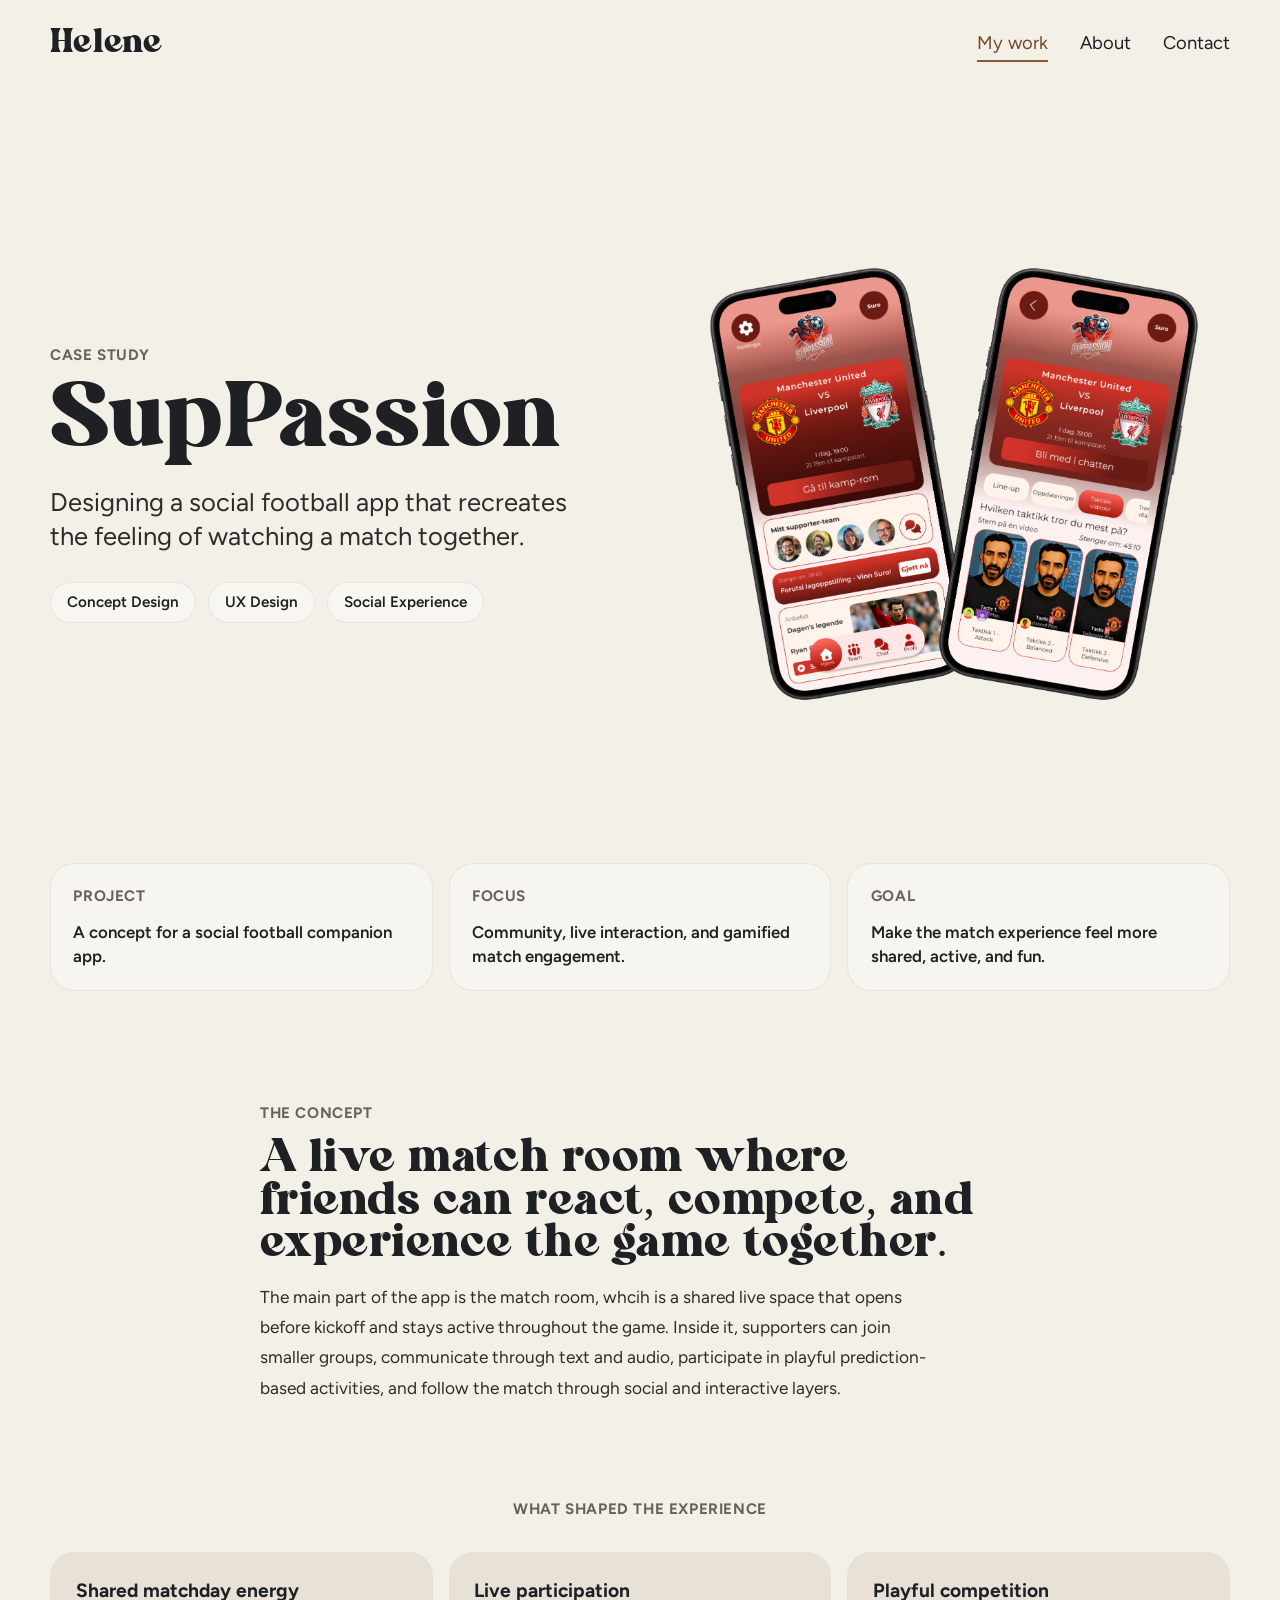
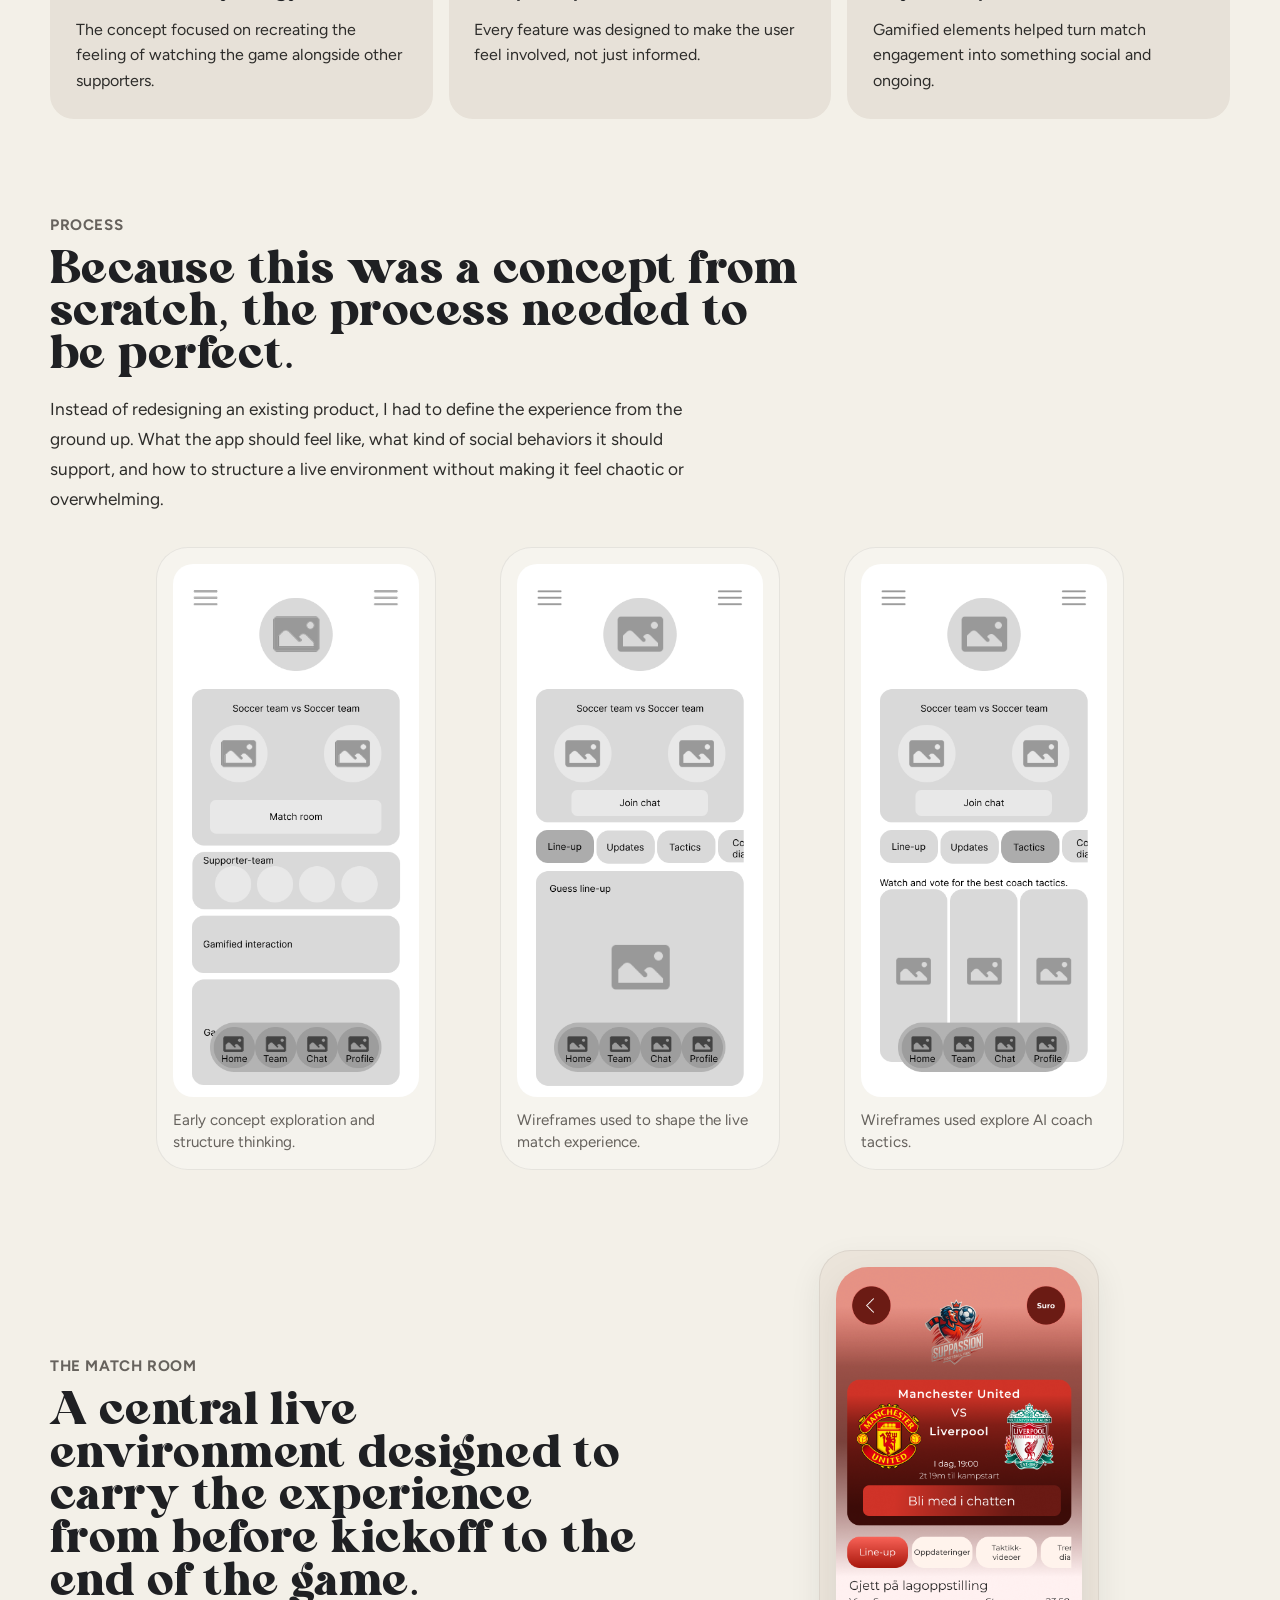
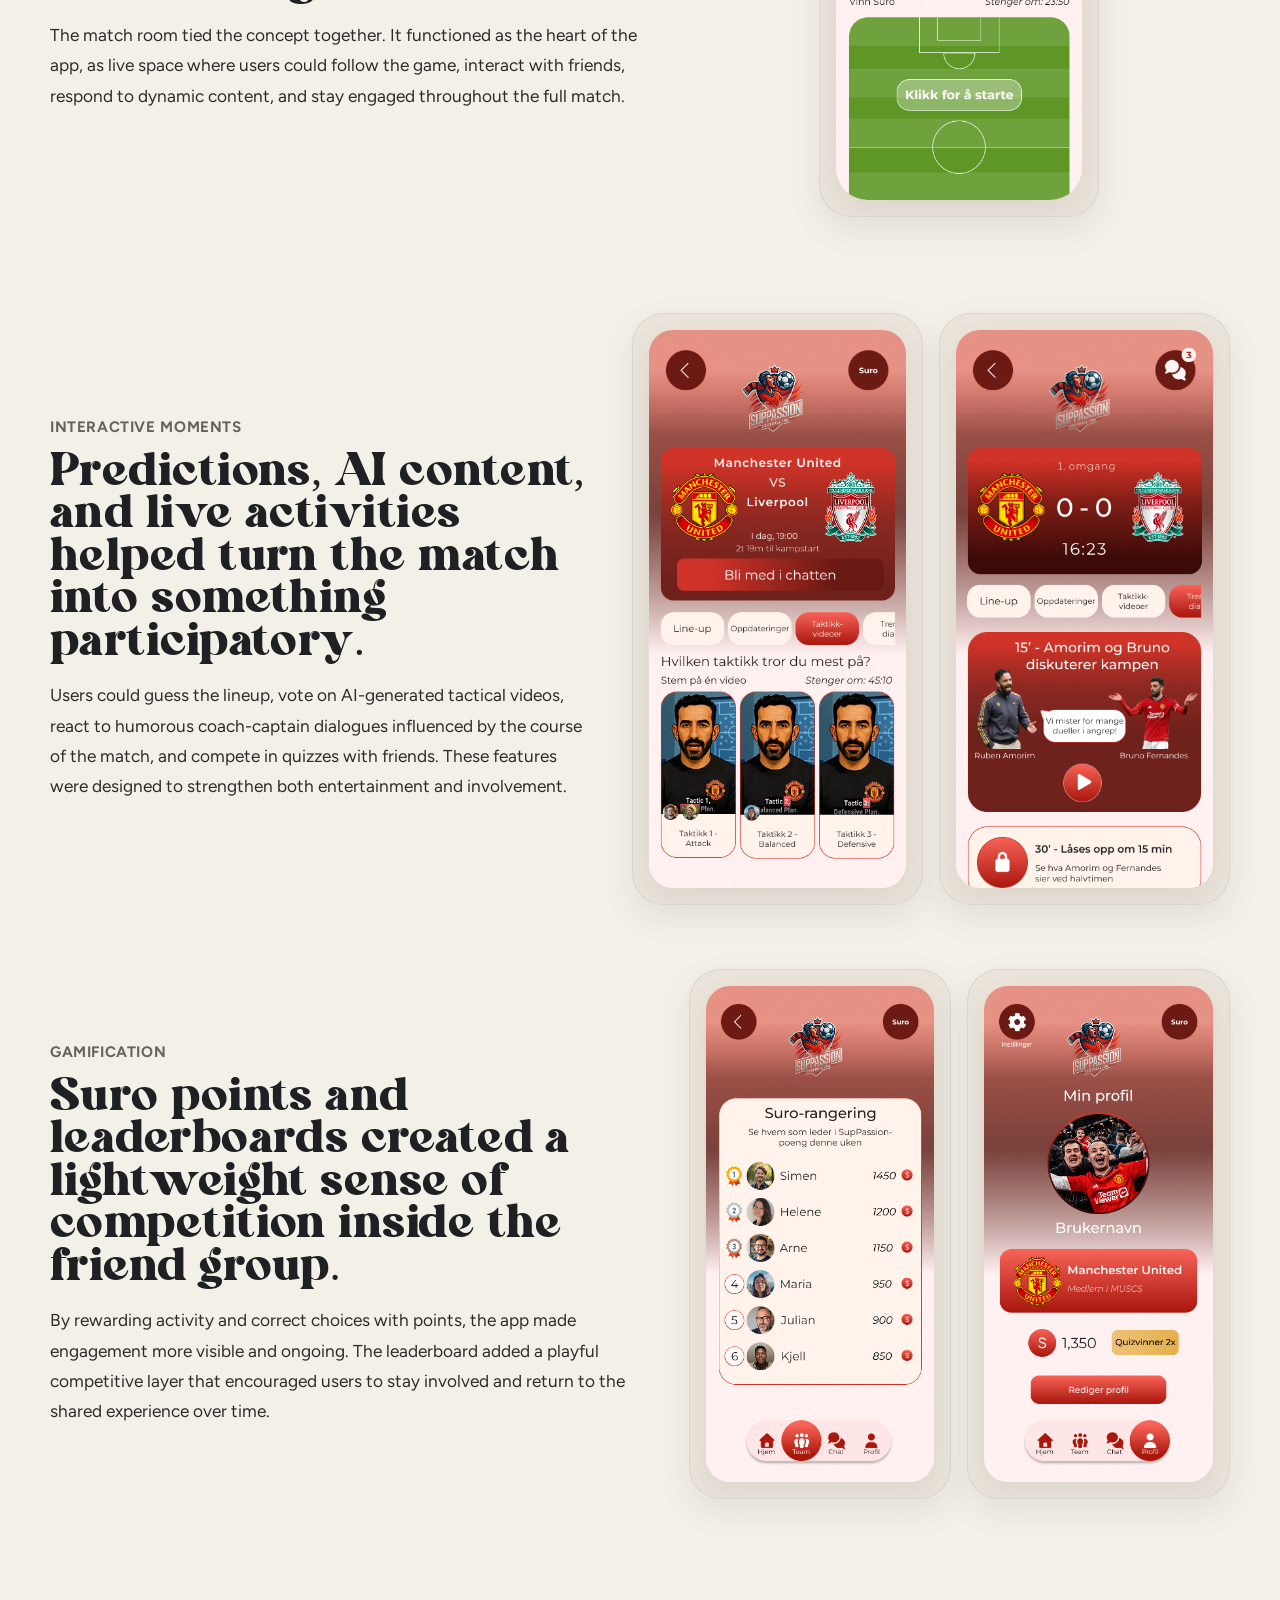
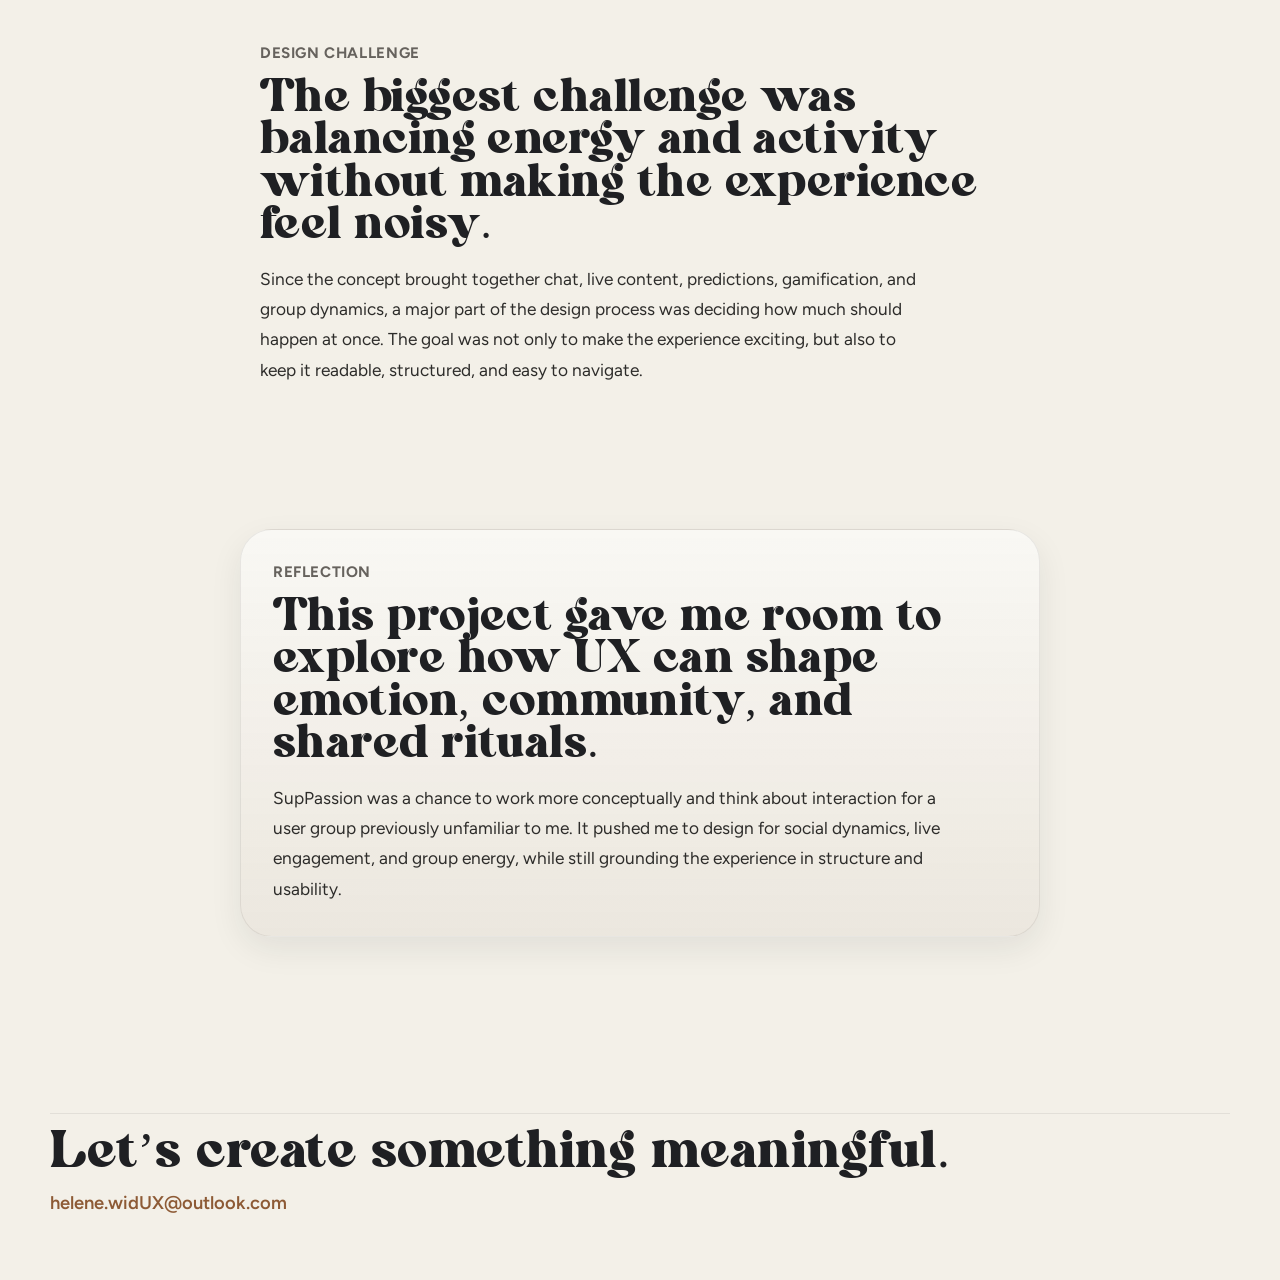
<file: projects/suppasion/index.html>
<!DOCTYPE html>
<html lang="en">
<head>
  <meta charset="UTF-8" />
  <meta name="viewport" content="width=device-width, initial-scale=1.0" />
  <title>SupPassion — Social Football App</title>
  <meta
    name="description"
    content="A concept case study for SupPassion, a social football app designed to make matchday more interactive, social, and gamified."
  />

  <link rel="stylesheet" href="styles.css" />

  <link rel="preconnect" href="https://fonts.googleapis.com" />
  <link rel="preconnect" href="https://fonts.gstatic.com" crossorigin />
  <link
    href="https://fonts.googleapis.com/css2?family=Figtree:wght@400;500;600;700;800&display=swap"
    rel="stylesheet"
  />
</head>
<body>
  <header class="site-header">
    <div class="container header-inner">
      <a href="../../index.html" class="logo">Helene</a>

      <button
        class="menu-toggle"
        type="button"
        aria-label="Toggle navigation"
        aria-expanded="false"
      >
        <span></span>
        <span></span>
        <span></span>
      </button>

      <nav class="site-nav">
        <a href="../../index.html#work" class="active">My work</a>
        <a href="../../index.html#about">About</a>
        <a href="../../index.html#contact">Contact</a>
      </nav>
    </div>
  </header>

  <main>
    <section class="project-hero">
      <div class="container hero-layout">
        <div class="hero-copy">
          <p class="eyebrow">Case study</p>
          <h1>SupPassion</h1>
          <p class="hero-text">
            Designing a social football app that recreates the feeling of watching a match together.
          </p>

          <div class="hero-tags">
            <span>Concept Design</span>
            <span>UX Design</span>
            <span>Social Experience</span>
          </div>
        </div>

        <div class="hero-image">
          <img src="assets/suppassion-pre.png" alt="Preview of the SupPassion app concept" />
        </div>
      </div>
    </section>

    <section class="project-overview">
      <div class="container">
        <div class="overview-grid">
          <article class="overview-card">
            <p class="overview-label">Project</p>
            <p class="overview-value">A concept for a social football companion app.</p>
          </article>

          <article class="overview-card">
            <p class="overview-label">Focus</p>
            <p class="overview-value">Community, live interaction, and gamified match engagement.</p>
          </article>

          <article class="overview-card">
            <p class="overview-label">Goal</p>
            <p class="overview-value">Make the match experience feel more shared, active, and fun.</p>
          </article>
        </div>
      </div>
    </section>

    <!--<section class="story-section">
      <div class="container narrow">
        <p class="section-kicker">The opportunity</p>
        <h2>Watching football is emotional and social, but digital match experiences often feel passive, and takes the attention off the actual game.</h2>
        <p>
          SupPassion was designed around the idea that football is not just about the game.
          It is also about reactions, discussions, shared rituals, and the feeling of being part of
          something together. The concept explored how an app could support that sense of community
          before, during, and after a match.
        </p>
      </div>
    </section>

    <section class="image-section">
      <div class="container">
        <div class="single-image-card">
          <img src="assets/suppasion-kamproom.jpg" alt="SupPassion match room concept screen" />
        </div>
      </div>
    </section>-->

    <section class="story-section">
      <div class="container narrow">
        <p class="section-kicker">The concept</p>
        <h2>A live match room where friends can react, compete, and experience the game together.</h2>
        <p>
          The main part of the app is the match room, whcih is a shared live space that opens before kickoff
          and stays active throughout the game. Inside it, supporters can join smaller groups,
          communicate through text and audio, participate in playful prediction-based activities,
          and follow the match through social and interactive layers.
        </p>
      </div>
    </section>

    <section class="focus-section">
      <div class="container">
        <p class="section-kicker center">What shaped the experience</p>

        <div class="focus-grid">
          <article class="focus-card">
            <h3>Shared matchday energy</h3>
            <p>The concept focused on recreating the feeling of watching the game alongside other supporters.</p>
          </article>

          <article class="focus-card">
            <h3>Live participation</h3>
            <p>Every feature was designed to make the user feel involved, not just informed.</p>
          </article>

          <article class="focus-card">
            <h3>Playful competition</h3>
            <p>Gamified elements helped turn match engagement into something social and ongoing.</p>
          </article>
        </div>
      </div>
    </section>

    <section class="process-section">
      <div class="container">
        <div class="process-heading narrow">
          <p class="section-kicker">Process</p>
          <h2>Because this was a concept from scratch, the process needed to be perfect.</h2>
          <p>
            Instead of redesigning an existing product, I had to define the experience from the ground up.
            What the app should feel like, what kind of social behaviors it should support, and how to
            structure a live environment without making it feel chaotic or overwhelming.
          </p>
        </div>

        <div class="process-image-grid">
          <div class="process-image-card">
            <img src="assets/suppassion-process.png" alt="Early concept development for SupPassion" />
            <p class="image-caption">Early concept exploration and structure thinking.</p>
          </div>

          <div class="process-image-card">
            <img src="assets/suppassion-process-2.png" alt="Wireframes for SupPassion" />
            <p class="image-caption">Wireframes used to shape the live match experience.</p>
          </div>

          <div class="process-image-card">
            <img src="assets/suppassion-process-3.png" alt="Wireframes for SupPassion" />
            <p class="image-caption">Wireframes used explore AI coach tactics.</p>
          </div>
        </div>
      </div>
    </section>

    <!--<section class="feature-section">
      <div class="container feature-layout">
        <div class="feature-copy">
          <p class="section-kicker">Supporter teams</p>
          <h2>Small private groups made the experience feel more personal and social.</h2>
          <p>
            Rather than throwing every supporter into one large space, the app allowed users to gather
            in smaller supporter teams. This created a more intimate and familiar context for chatting,
            reacting together, and competing with friends before and during the match.
          </p>
        </div>

        <div class="feature-visual">
          <img src="assets/suppasion-features.jpg" alt="SupPassion supporter team and social features" />
        </div>
      </div>
    </section>-->

    <section class="feature-section alt">
      <div class="container feature-layout reverse">
        <div class="feature-copy">
          <p class="section-kicker">The match room</p>
          <h2>A central live environment designed to carry the experience from before kickoff to the end of the game.</h2>
          <p>
            The match room tied the concept together. It functioned as the heart of the app, as live space
            where users could follow the game, interact with friends, respond to dynamic content, and
            stay engaged throughout the full match.
          </p>
        </div>

        <div class="feature-visual framed">
          <div class="image-frame">
            <img src="assets/KampRom-LineUp.png" alt="SupPassion match room detailed screen" />
        </div>
        </div>
      </div>
    </section>

    <section class="feature-section">
      <div class="container feature-layout">
        <div class="feature-copy">
          <p class="section-kicker">Interactive moments</p>
          <h2>Predictions, AI content, and live activities helped turn the match into something participatory.</h2>
          <p>
            Users could guess the lineup, vote on AI-generated tactical videos, react to humorous coach-captain
            dialogues influenced by the course of the match, and compete in quizzes with friends. These features
            were designed to strengthen both entertainment and involvement.
          </p>
        </div>

        <div class="feature-visual split">
          <div class="image-frame">
            <img src="assets/KampRom-Taktikk.png" alt="Interactive features in SupPassion" />
          </div>

          <div class="image-frame">
            <img src="assets/KampRom-2.png" alt="Interactive features in SupPassion" />
          </div>
        </div>
      </div>
    </section>

    <section class="feature-section alt">
      <div class="container feature-layout reverse">
        <div class="feature-copy">
          <p class="section-kicker">Gamification</p>
          <h2>Suro points and leaderboards created a lightweight sense of competition inside the friend group.</h2>
          <p>
            By rewarding activity and correct choices with points, the app made engagement more visible and
            ongoing. The leaderboard added a playful competitive layer that encouraged users to stay involved
            and return to the shared experience over time.
          </p>
        </div>

        <div class="feature-visual split">
          <div class="image-frame">
            <img src="assets/suppassion-friends.png" alt="leaderboards and Suro points" />
          </div>

          <div class="image-frame">
            <img src="assets/suppassion-profile.png" alt="leaderboards and Suro points" />
          </div>
        </div>
      </div>
    </section>

    <section class="story-section">
      <div class="container narrow">
        <p class="section-kicker">Design challenge</p>
        <h2>The biggest challenge was balancing energy and activity without making the experience feel noisy.</h2>
        <p>
          Since the concept brought together chat, live content, predictions, gamification, and group dynamics,
          a major part of the design process was deciding how much should happen at once. The goal was not only
          to make the experience exciting, but also to keep it readable, structured, and easy to navigate.
        </p>
      </div>
    </section>

    <section class="reflection-section">
      <div class="container">
        <div class="reflection-card">
          <p class="section-kicker">Reflection</p>
          <h2>This project gave me room to explore how UX can shape emotion, community, and shared rituals.</h2>
          <p>
            SupPassion was a chance to work more conceptually and think about interaction for a user group previously unfamiliar to me.
            It pushed me to design for social dynamics, live engagement, and group energy, while still grounding
            the experience in structure and usability.
          </p>
        </div>
      </div>
    </section>
  </main>

  <footer class="site-footer section">
    <div class="container footer-inner">
      <p class="footer-heading">Let’s create something meaningful.</p>
      <a class="footer-email" href="mailto:helene.widUX@outlook.com?subject=Portfolio inquiry">helene.widUX@outlook.com</a>
    </div>
  </footer>

  <script src="../../script.js"></script>
</body>
</html>
</file>
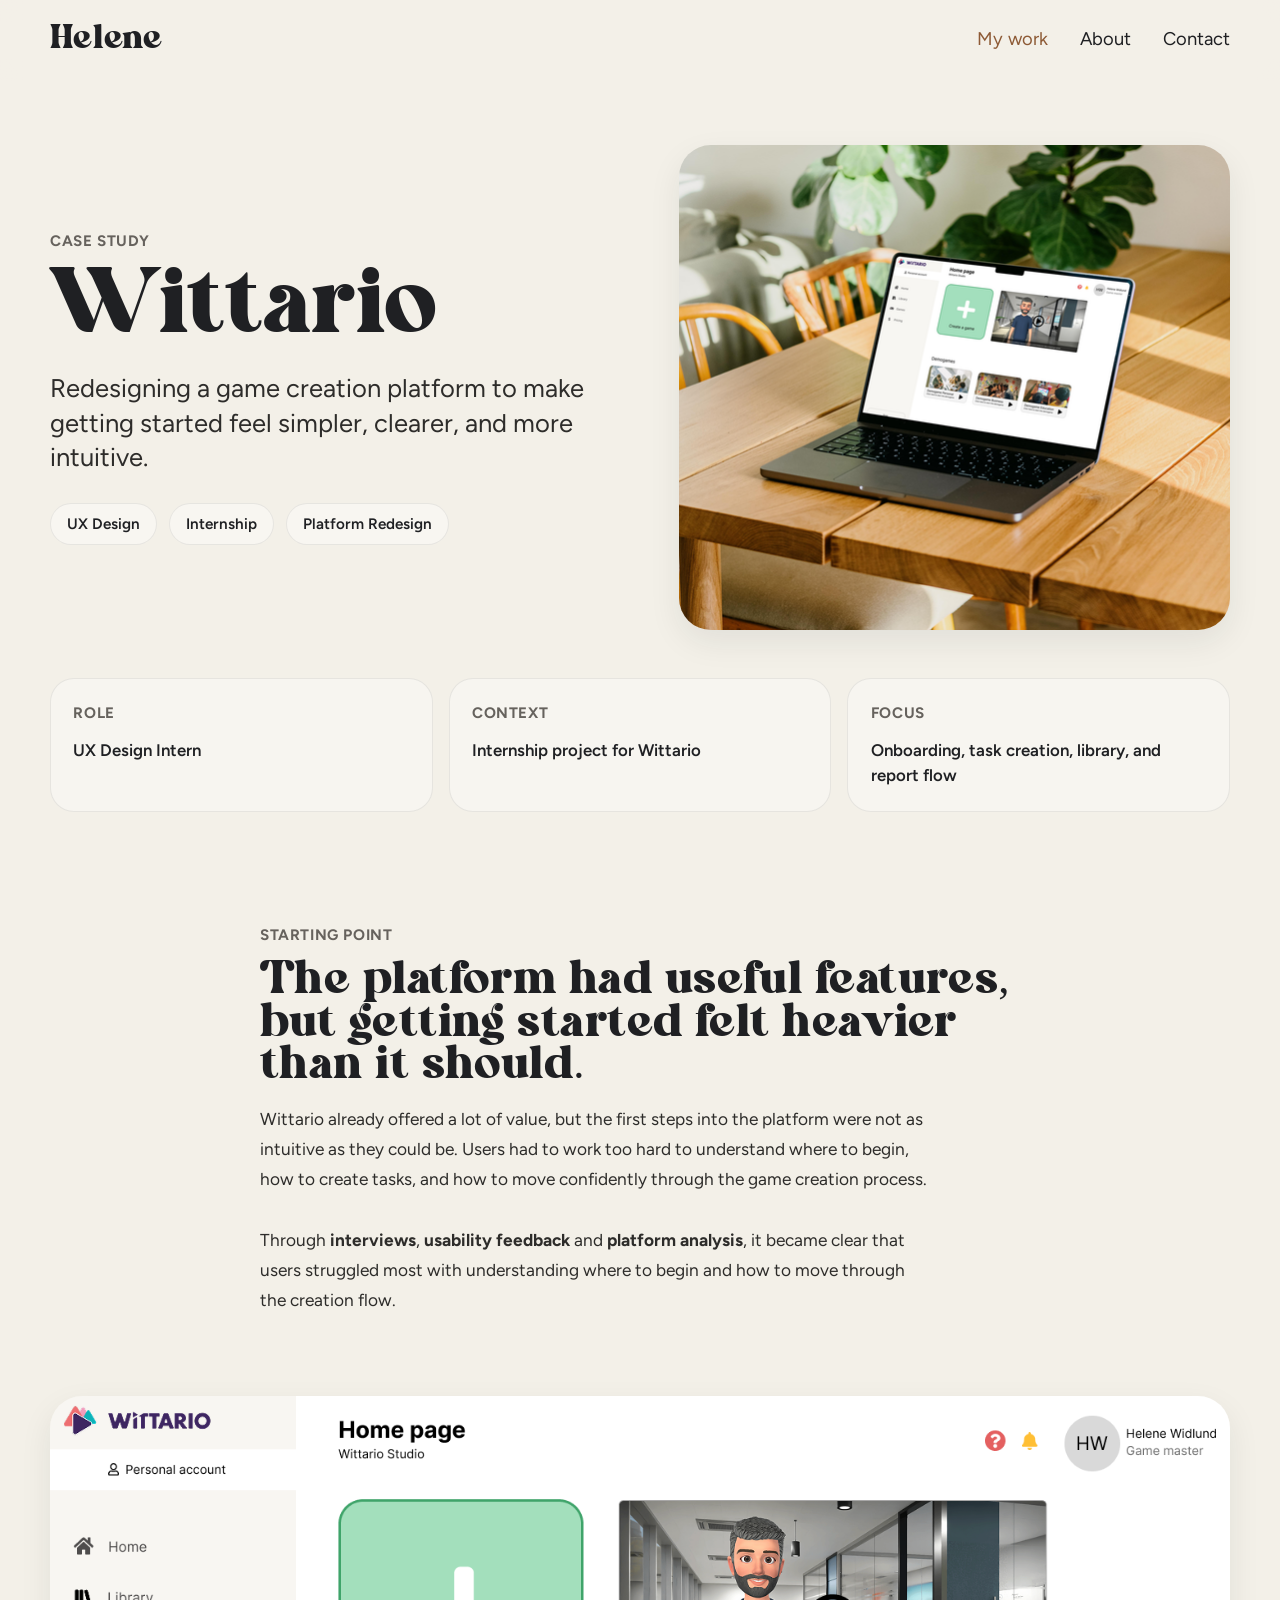
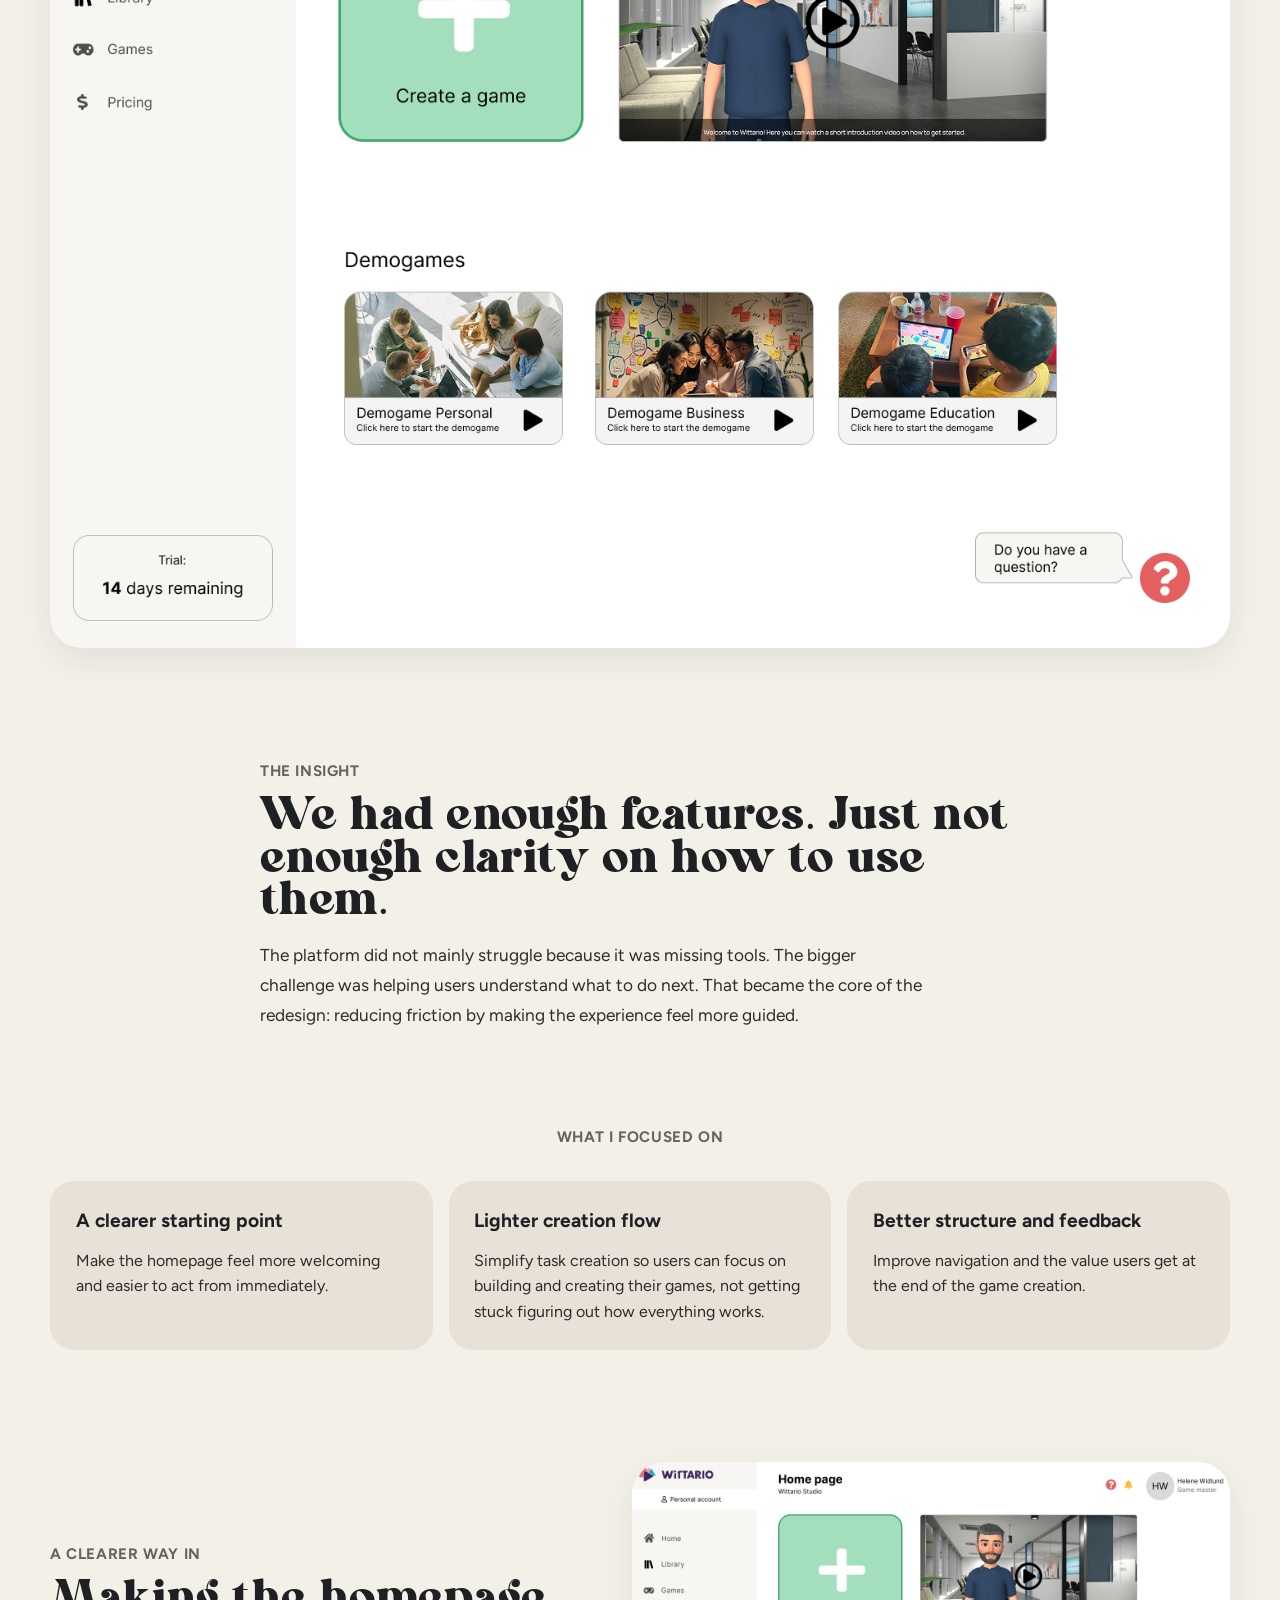
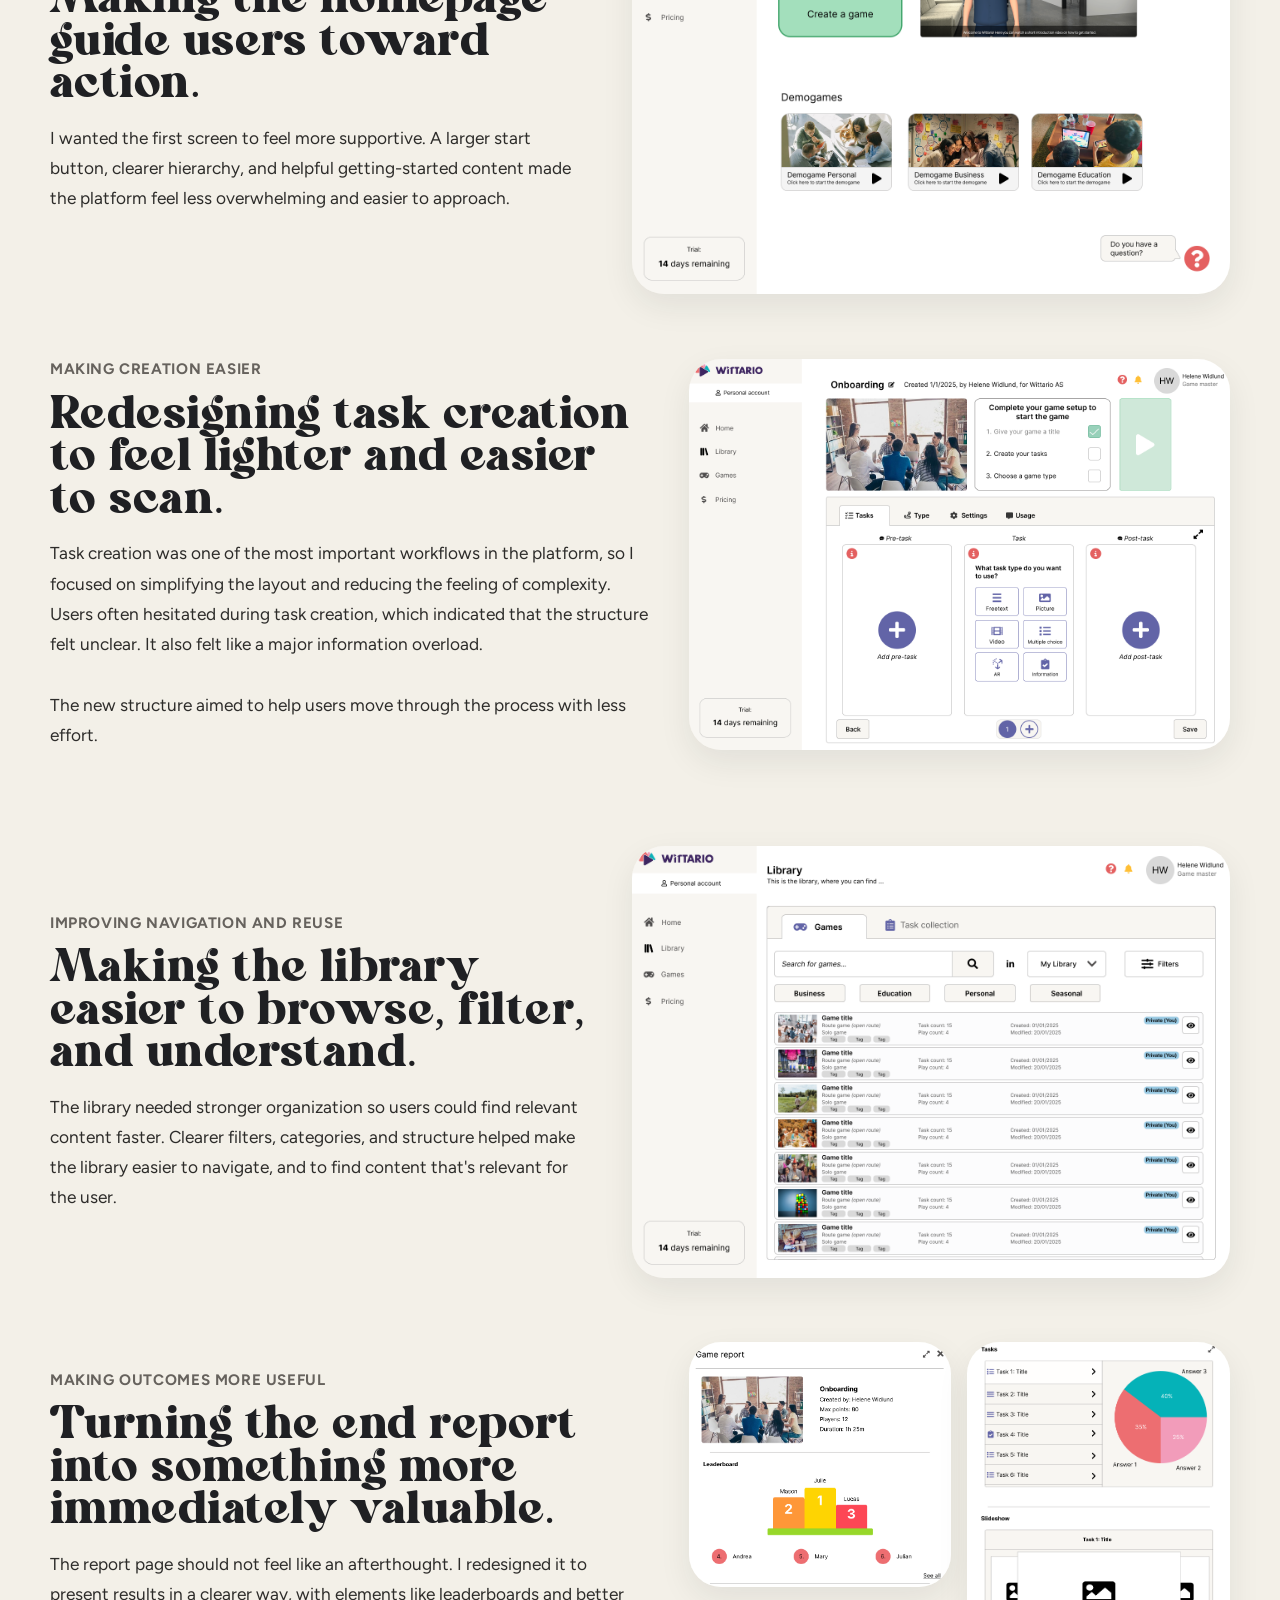
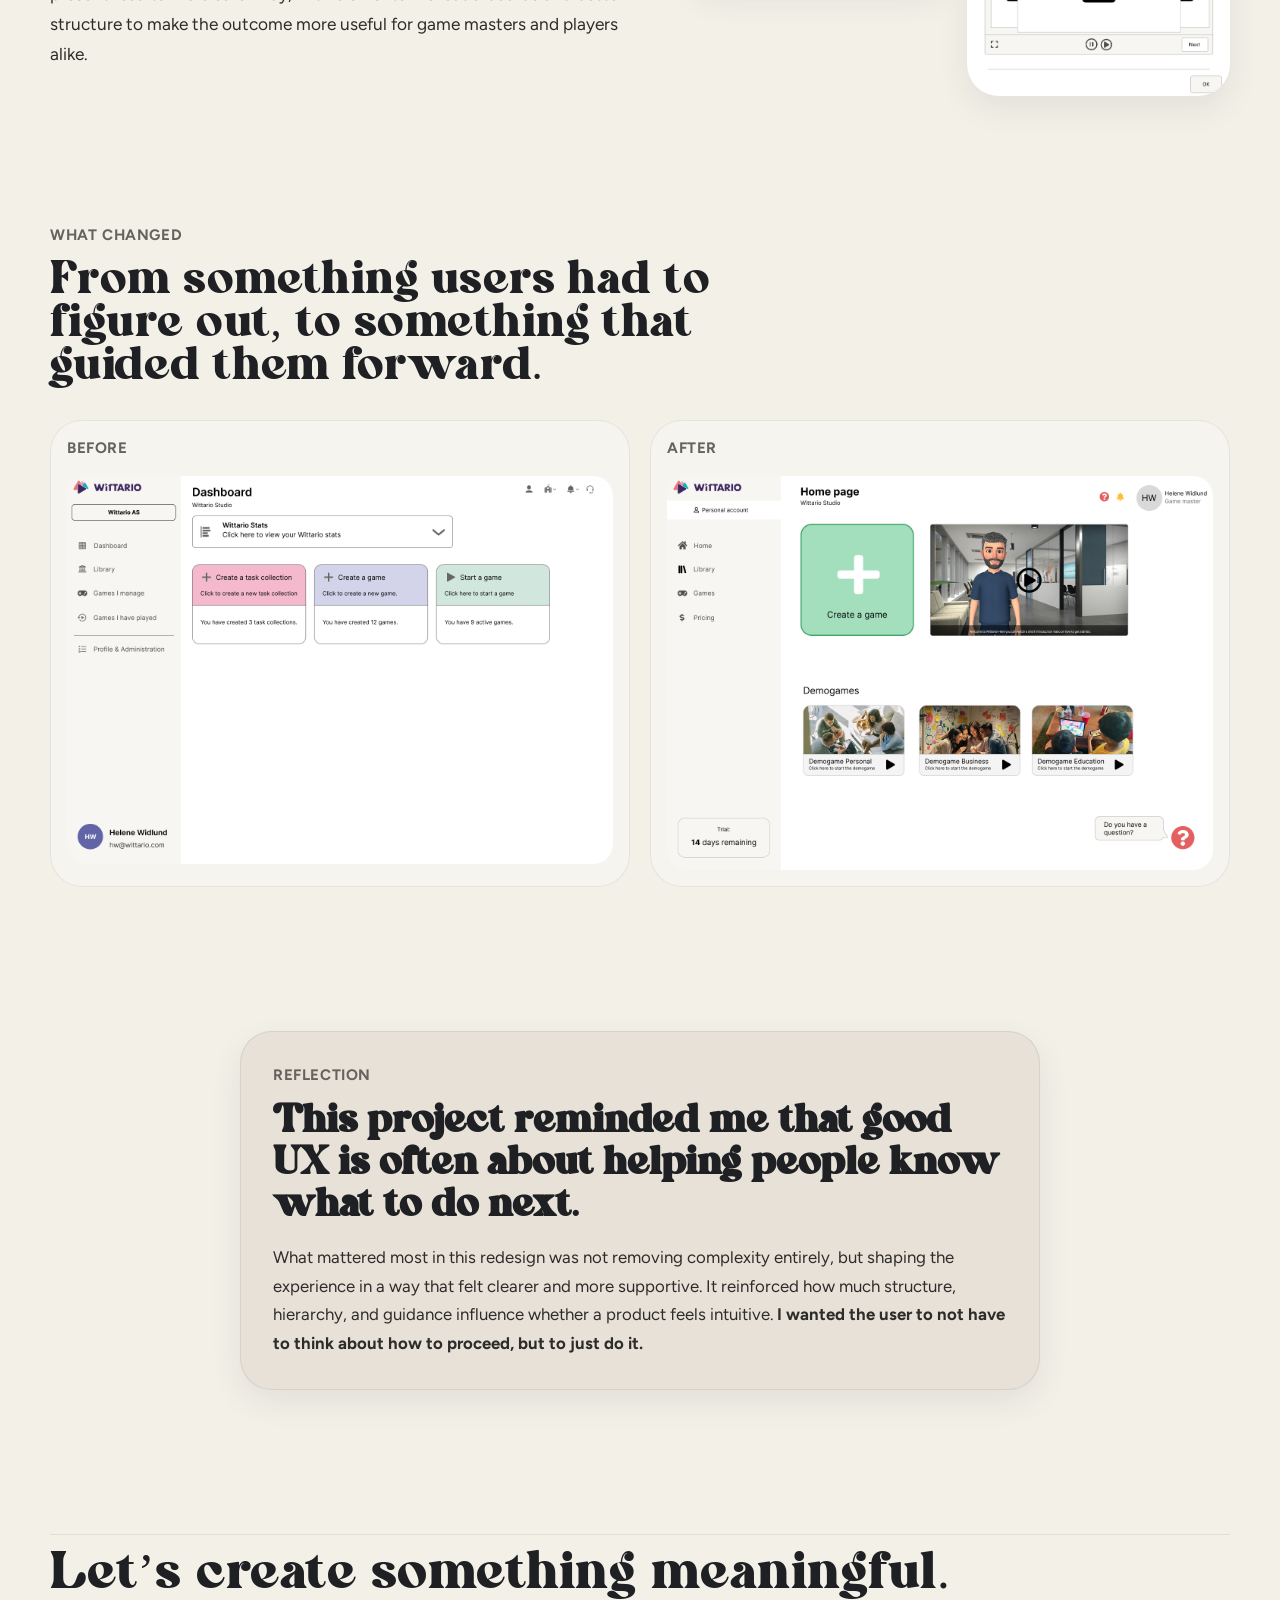
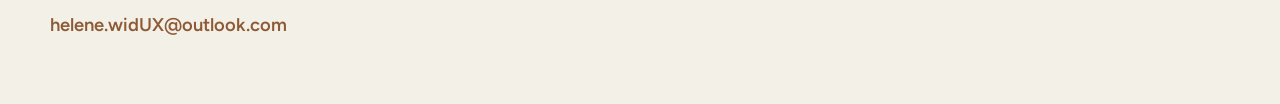
<file: projects/wittario/index.html>
<!DOCTYPE html>
<html lang="en">
<head>
  <meta charset="UTF-8" />
  <meta name="viewport" content="width=device-width, initial-scale=1.0" />
  <title>Wittario — UX Rework</title>
  <meta
    name="description"
    content="A UX case study about redesigning Wittario's platform to make it easier to get started, create games, and navigate the experience."
  />

  <link rel="stylesheet" href="styles.css" />

  <link rel="preconnect" href="https://fonts.googleapis.com" />
  <link rel="preconnect" href="https://fonts.gstatic.com" crossorigin />
  <link
    href="https://fonts.googleapis.com/css2?family=Figtree:wght@400;500;600;700;800&display=swap"
    rel="stylesheet"
  />
</head>
<body>
  <header class="site-header">
    <div class="container header-inner">
        <a href="../../index.html" class="logo">Helene</a>

        <button
        class="menu-toggle"
        type="button"
        aria-label="Toggle navigation"
        aria-expanded="false"
        >
        <span></span>
        <span></span>
        <span></span>
        </button>

        <nav class="site-nav">
        <a href="../../index.html#work" class="active">My work</a>
        <a href="../../index.html#about">About</a>
        <a href="../../index.html#conact">Contact</a>
        </nav>
    </div>
</header>
  <main>
    <section class="project-hero">
      <div class="container hero-layout">
        <div class="hero-copy">
          <p class="eyebrow">Case study</p>
          <h1>Wittario</h1>
          <p class="hero-text">
            Redesigning a game creation platform to make getting started feel simpler,
            clearer, and more intuitive.
          </p>

          <div class="hero-tags">
            <span>UX Design</span>
            <span>Internship</span>
            <span>Platform Redesign</span>
          </div>
        </div>

        <div class="hero-image">
          <img src="assets/GradPic.webp" alt="Preview of the Wittario redesign" />
        </div>
      </div>
    </section>

    <section class="project-overview">
      <div class="container">
        <div class="overview-grid">
          <article class="overview-card">
            <p class="overview-label">Role</p>
            <p class="overview-value">UX Design Intern</p>
          </article>

          <article class="overview-card">
            <p class="overview-label">Context</p>
            <p class="overview-value">Internship project for Wittario</p>
          </article>

          <article class="overview-card">
            <p class="overview-label">Focus</p>
            <p class="overview-value">Onboarding, task creation, library, and report flow</p>
          </article>
        </div>
      </div>
    </section>

    <section class="story-section">
      <div class="container narrow">
        <p class="section-kicker">Starting point</p>
        <h2>The platform had useful features, but getting started felt heavier than it should.</h2>
        <p>
          Wittario already offered a lot of value, but the first steps into the platform
          were not as intuitive as they could be. Users had to work too hard to understand
          where to begin, how to create tasks, and how to move confidently through the
          game creation process.
          <br><br>
          Through <strong>interviews</strong>, <strong>usability feedback</strong> and <strong>platform analysis</strong>, it became clear that users struggled most with understanding where to begin and how to move through the creation flow.
        </p>
      </div>
    </section>

    <section class="image-section">
      <div class="container">
        <div class="single-image-card">
          <img src="assets/wittario-homepage.png" alt="Homepage redesign for Wittario" />
        </div>
      </div>
    </section>

    <section class="story-section">
      <div class="container narrow">
        <p class="section-kicker">The insight</p>
        <h2>We had enough features. Just not enough clarity on how to use them.</h2>
        <p>
          The platform did not mainly struggle because it was missing tools. The bigger
          challenge was helping users understand what to do next. That became the core of
          the redesign: reducing friction by making the experience feel more guided.
        </p>
      </div>
    </section>

    <section class="focus-section">
      <div class="container">
        <p class="section-kicker center">What I focused on</p>

        <div class="focus-grid">
          <article class="focus-card">
            <h3>A clearer starting point</h3>
            <p>Make the homepage feel more welcoming and easier to act from immediately.</p>
          </article>

          <article class="focus-card">
            <h3>Lighter creation flow</h3>
            <p>Simplify task creation so users can focus on building and creating their games, not getting stuck figuring out how everything works.</p>
          </article>

          <article class="focus-card">
            <h3>Better structure and feedback</h3>
            <p>Improve navigation and the value users get at the end of the game creation.</p>
          </article>
        </div>
      </div>
    </section>

    <section class="feature-section">
      <div class="container feature-layout">
        <div class="feature-copy">
          <p class="section-kicker">A clearer way in</p>
          <h2>Making the homepage guide users toward action.</h2>
          <p>
            I wanted the first screen to feel more supportive. A larger start button,
            clearer hierarchy, and helpful getting-started content made the platform feel
            less overwhelming and easier to approach.
          </p>
        </div>

        <div class="feature-visual">
          <img src="assets/wittario-homepage.png" alt="Wittario homepage redesign details" />
        </div>
      </div>
    </section>

    <section class="feature-section alt">
      <div class="container feature-layout reverse">
        <div class="feature-copy">
          <p class="section-kicker">Making creation easier</p>
          <h2>Redesigning task creation to feel lighter and easier to scan.</h2>
          <p>
            Task creation was one of the most important workflows in the platform, so I
            focused on simplifying the layout and reducing the feeling of complexity. <br>
            Users often hesitated during task creation, which indicated that the structure felt unclear. It also felt like a major information overload. <br><br> 
            The new structure aimed to help users move through the process with less effort.
          </p>
        </div>

        <div class="feature-visual">
          <img src="assets/TaskManager.png" alt="Redesigned task creation flow" />
        </div>
      </div>
    </section>

    <section class="feature-section">
      <div class="container feature-layout">
        <div class="feature-copy">
          <p class="section-kicker">Improving navigation and reuse</p>
          <h2>Making the library easier to browse, filter, and understand.</h2>
          <p>
            The library needed stronger organization so users could find relevant content
            faster. Clearer filters, categories, and structure helped make the library easier to navigate, and to find content that's relevant for the user.
          </p>
        </div>

        <div class="feature-visual">
          <img src="assets/wittario-library.png" alt="Improved library design with filters and categories" />
        </div>
      </div>
    </section>

    <section class="feature-section alt">
      <div class="container feature-layout reverse">
        <div class="feature-copy">
          <p class="section-kicker">Making outcomes more useful</p>
          <h2>Turning the end report into something more immediately valuable.</h2>
          <p>
            The report page should not feel like an afterthought. I redesigned it to
            present results in a clearer way, with elements like leaderboards and better
            structure to make the outcome more useful for game masters and players alike.
          </p>
        </div>

        <div class="feature-visual split">
            <img src="assets/wittario-report-1.png" alt="Wittario report overview" />
            <img src="assets/wittario-report-2.png" alt="Wittario report leaderboard and details" />
        </div>
      </div>
    </section>

    <section class="comparison-section">
      <div class="container">
        <div class="comparison-heading narrow">
          <p class="section-kicker">What changed</p>
          <h2>From something users had to figure out, to something that guided them forward.</h2>
        </div>

        <div class="comparison-grid">
          <article class="comparison-card">
            <p class="comparison-label">Before</p>
            <img src="assets/wittario-before.png" alt="Before redesign interface" />
          </article>

          <article class="comparison-card">
            <p class="comparison-label">After</p>
            <img src="assets/wittario-homepage.png" alt="After redesign interface" />
          </article>
        </div>
      </div>
    </section>

    <section class="reflection-section">
        <div class="container">
            <div class="reflection-card">
            <p class="section-kicker">Reflection</p>
            <h2>
                This project reminded me that good UX is often about helping people know what to do next.
            </h2>
            <p>
                What mattered most in this redesign was not removing complexity entirely, but
                shaping the experience in a way that felt clearer and more supportive. It
                reinforced how much structure, hierarchy, and guidance influence whether a
                product feels intuitive. <strong>I wanted the user to not have to think about how to proceed, but to just do it.</strong>
            </p>
            </div>
        </div>
    </section>
  </main>


  <footer class="site-footer section">
  <div class="container footer-inner">
    <p class="footer-heading">Let’s create something meaningful.</p>
    <a class="footer-email" href="mailto:helene.widUX@outlook.com?subject=Portfolio inquiry">helene.widUX@outlook.com</a>
  </div>
</footer>

</body>
</html>
</file>
<file: projects/suppasion/styles.css>
@import url("../../styles.css");

@font-face {
  font-family: "Great Mango";
  src: url("../../assets/fonts/Great-Mango_Demo-BF6565f8ab686e7.ttf") format("truetype");
  font-weight: 400;
  font-style: normal;
  font-display: swap;
}

:root {
  --bg: #f3f0e8;
  --surface: rgba(255, 255, 255, 0.34);
  --surface-strong: #e7e1d8;
  --text: #1f2023;
  --muted: #66625d;
  --accent: #8d5a35;
  --accent-dark: #744727;
  --border: rgba(31, 32, 35, 0.08);
  --shadow: 0 12px 32px rgba(31, 32, 35, 0.08);
  --radius-xl: 2rem;
  --radius-lg: 1.5rem;
  --radius-sm: 999px;
  --container: 1180px;
  --narrow: 760px;
  --transition: 240ms ease;
}

.container {
  width: min(calc(100% - 3rem), var(--container));
  margin: 0 auto;
}

.narrow {
  max-width: var(--narrow);
}

.site-nav a.active {
  color: var(--accent-dark);
}

.site-nav a.active::after {
  transform: scaleX(1);
}

.project-hero {
  padding: 4rem 0 3rem;
}

.hero-layout {
  display: grid;
  grid-template-columns: 1fr 0.95fr;
  gap: 3rem;
  align-items: center;
}

.eyebrow,
.section-kicker,
.overview-label {
  margin: 0 0 0.85rem;
  font-size: 0.95rem;
  font-weight: 700;
  letter-spacing: 0.04em;
  text-transform: uppercase;
  color: var(--muted);
}

.section-kicker.center {
  text-align: center;
}

.project-hero h1,
.story-section h2,
.feature-copy h2,
.process-heading h2,
.reflection-card h2 {
  margin: 0;
  font-family: "Great Mango", serif;
  font-weight: 400;
  line-height: 0.95;
  letter-spacing: 0.01em;
}

.project-hero h1 {
  font-size: clamp(4rem, 7vw, 6.5rem);
  margin-bottom: 1.25rem;
}

.hero-text {
  max-width: 34rem;
  margin: 0;
  font-size: clamp(1.25rem, 2vw, 1.6rem);
  color: #2d2c2a;
  line-height: 1.35;
}

.hero-tags {
  display: flex;
  flex-wrap: wrap;
  gap: 0.75rem;
  margin-top: 1.75rem;
}

.hero-tags span {
  display: inline-flex;
  align-items: center;
  min-height: 2.5rem;
  padding: 0.55rem 1rem;
  border: 1px solid var(--border);
  border-radius: var(--radius-sm);
  background: rgba(255, 255, 255, 0.4);
  font-size: 0.95rem;
  font-weight: 600;
}

.hero-image img {
  width: 100%;
  aspect-ratio: 1 / 1.2;
  object-fit: cover;
  
}

.project-overview {
  padding: 0 0 2rem;
}

.overview-grid {
  display: grid;
  grid-template-columns: repeat(3, minmax(0, 1fr));
  gap: 1rem;
}

.overview-card {
  padding: 1.4rem;
  border: 1px solid var(--border);
  border-radius: var(--radius-lg);
  background: var(--surface);
}

.overview-value {
  margin: 0;
  font-size: 1.05rem;
  font-weight: 600;
}

.story-section {
  padding: 5rem 0;
}

.story-section h2,
.feature-copy h2,
.process-heading h2,
.reflection-card h2 {
  font-size: clamp(2.2rem, 3.5vw, 3.2rem);
  margin-bottom: 1rem;
}

.story-section p:last-child,
.feature-copy p:last-child,
.process-heading p:last-child,
.reflection-card p:last-child {
  margin: 0;
  max-width: 42rem;
  font-size: 1.08rem;
  line-height: 1.75;
  color: #2d2c2a;
}

.image-section {
  padding: 0 0 2rem;
}

.single-image-card img {
  width: 100%;
  border-radius: var(--radius-xl);
  box-shadow: var(--shadow);
}

.focus-section {
  padding: 1rem 0 5rem;
}

.focus-grid {
  display: grid;
  grid-template-columns: repeat(3, minmax(0, 1fr));
  gap: 1rem;
  margin-top: 2rem;
}

.focus-card {
  padding: 1.6rem;
  border-radius: var(--radius-lg);
  background: var(--surface-strong);
}

.focus-card h3 {
  margin: 0 0 0.75rem;
  font-size: 1.2rem;
}

.focus-card p {
  margin: 0;
  font-size: 1rem;
  line-height: 1.6;
  color: #2d2c2a;
}

.process-section {
  padding: 1rem 0 5rem;
}

.process-heading {
  margin-bottom: 2rem;
}

.process-image-grid {
  display: grid;
  grid-template-columns: repeat(3, max-content);
  gap: 4rem;
  justify-content: center;
  justify-items: center;
}

.process-image-card {
  width: 100;
  max-width: 280px;
  padding: 1rem;
  border: 1px solid var(--border);
  border-radius: var(--radius-xl);
  background: rgba(255, 255, 255, 0.28);
}

.process-image-card img {
  width: 100%;
  border-radius: 1.25rem;
  margin-bottom: 0.85rem;
}

.image-caption {
  margin: 0;
  font-size: 0.95rem;
  color: var(--muted);
}

.feature-section {
  padding: 2rem 0 4rem;
}

.feature-section.alt {
  padding-top: 0;
}

.feature-layout {
  display: grid;
  grid-template-columns: 0.95fr 1.05fr;
  gap: 2.5rem;
  align-items: center;
}

.feature-layout.reverse {
  grid-template-columns: 1.05fr 0.95fr;
}

.image-frame {
  background: #ebe4da;
  padding: 1rem;
  border-radius: var(--radius-xl);
  border: 1px solid var(--border);
  box-shadow: var(--shadow);
  overflow: auto;
}

.image-frame img {
  width: 100%;
  height: auto;
  border-radius: var(--radius-x1);
  display: block;
}

.feature-visual.framed {
  display: flex;
  justify-content: center;
}

.feature-visual.framed .image-frame {
  max-width: 280px;
}

.feature-visual.split {
  display: grid;
  grid-template-columns: 1fr 1fr;
  gap: 1rem;
}

.feature-visual.split img {
  width: 100%;
  height: auto;
  border-radius: var(--radius-x1);
  box-shadow: var(--shadow);
  display: block;
}

.feature-visual.split .image-frame img {
  border-radius: calc(var(--radius-xl) - 0.5rem);
}

.feature-visual img {
  width: 100%;
  border-radius: var(--radius-xl);
  box-shadow: var(--shadow);
}

@media (max-width: 900px) {
  .feature-visual.split {
    grid-template-columns: 1fr;
  }
}

.reflection-section {
  padding: 4rem 0 6rem;
}

.reflection-card {
  max-width: 800px;
  margin: 0 auto;
  padding: 2rem;
  border-radius: var(--radius-xl);
  background: linear-gradient(
    180deg,
    rgba(255, 255, 255, 0.5),
    rgba(231, 225, 216, 0.6)
  );
  border: 1px solid var(--border);
  box-shadow: var(--shadow);
}

.site-footer {
  margin-top: 2rem;
}

@media (max-width: 900px) {
  .hero-layout,
  .overview-grid,
  .focus-grid,
  .process-image-grid,
  .feature-layout,
  .feature-layout.reverse {
    grid-template-columns: 1fr;
  }

  .project-hero {
    padding-top: 2.5rem;
  }

  .hero-image {
    order: -1;
  }

  .story-section,
  .process-section {
    padding: 4rem 0;
  }
}

@media (max-width: 720px) {
  .container {
    width: min(calc(100% - 2rem), var(--container));
  }

  .project-hero h1 {
    font-size: clamp(3.4rem, 15vw, 5rem);
  }

  .hero-text {
    font-size: 1.18rem;
  }

  .story-section h2,
  .feature-copy h2,
  .process-heading h2,
  .reflection-card h2 {
    line-height: 1;
  }

  .overview-card,
  .focus-card,
  .process-image-card,
  .reflection-card {
    padding: 1.2rem;
  }
}
</file>
<file: projects/wittario/styles.css>
@import url("../../styles.css");

@font-face {
  font-family: "Great Mango";
  src: url("../../assets/fonts/Great-Mango_Demo-BF6565f8ab686e7.ttf") format("truetype");
  font-weight: 400;
  font-style: normal;
  font-display: swap;
}

:root {
  --bg: #f3f0e8;
  --surface: rgba(255, 255, 255, 0.34);
  --surface-strong: #e7e1d8;
  --text: #1f2023;
  --muted: #66625d;
  --accent: #8d5a35;
  --accent-dark: #744727;
  --border: rgba(31, 32, 35, 0.08);
  --shadow: 0 12px 32px rgba(31, 32, 35, 0.08);
  --radius-xl: 2rem;
  --radius-lg: 1.5rem;
  --radius-sm: 999px;
  --container: 1180px;
  --narrow: 760px;
  --transition: 240ms ease;
}

* {
  box-sizing: border-box;
}

html {
  scroll-behavior: smooth;
}

body {
  margin: 0;
  background: var(--bg);
  color: var(--text);
  font-family: "Figtree", Arial, sans-serif;
  line-height: 1.5;
}

img {
  display: block;
  max-width: 100%;
}

a {
  color: inherit;
  text-decoration: none;
}

.container {
  width: min(calc(100% - 3rem), var(--container));
  margin: 0 auto;
}

.narrow {
  max-width: var(--narrow);
}

.project-header {
  position: sticky;
  top: 0;
  z-index: 50;
  background: rgba(243, 240, 232, 0.86);
  backdrop-filter: blur(12px);
  border-bottom: 1px solid transparent;
}

.header-inner {
  min-height: 5rem;
  display: flex;
  align-items: center;
}

.back-link {
  font-size: 1rem;
  color: var(--muted);
  transition: color var(--transition), transform var(--transition);
}

.back-link:hover,
.back-link:focus-visible {
  color: var(--accent-dark);
  transform: translateX(-2px);
}

.project-hero {
  padding: 4rem 0 3rem;
}

.hero-layout {
  display: grid;
  grid-template-columns: 1fr 0.95fr;
  gap: 3rem;
  align-items: center;
}

.eyebrow,
.section-kicker,
.overview-label,
.comparison-label {
  margin: 0 0 0.85rem;
  font-size: 0.95rem;
  font-weight: 700;
  letter-spacing: 0.04em;
  text-transform: uppercase;
  color: var(--muted);
}

.section-kicker.center {
  text-align: center;
}

.project-hero h1,
.story-section h2,
.feature-copy h2,
.comparison-heading h2 {
  margin: 0;
  font-family: "Great Mango", serif;
  font-weight: 400;
  line-height: 0.95;
  letter-spacing: 0.01em;
}

.project-hero h1 {
  font-size: clamp(4rem, 7vw, 6.5rem);
  margin-bottom: 1.25rem;
}

.hero-text {
  max-width: 34rem;
  margin: 0;
  font-size: clamp(1.25rem, 2vw, 1.6rem);
  color: #2d2c2a;
  line-height: 1.35;
}

.hero-tags {
  display: flex;
  flex-wrap: wrap;
  gap: 0.75rem;
  margin-top: 1.75rem;
}

.hero-tags span {
  display: inline-flex;
  align-items: center;
  min-height: 2.5rem;
  padding: 0.55rem 1rem;
  border: 1px solid var(--border);
  border-radius: var(--radius-sm);
  background: rgba(255, 255, 255, 0.4);
  font-size: 0.95rem;
  font-weight: 600;
}

.hero-image img {
  width: 100%;
  aspect-ratio: 1 / 0.88;
  object-fit: cover;
  border-radius: var(--radius-xl);
  box-shadow: var(--shadow);
}

.project-overview {
  padding: 0 0 2rem;
}

.overview-grid {
  display: grid;
  grid-template-columns: repeat(3, minmax(0, 1fr));
  gap: 1rem;
}

.overview-card {
  padding: 1.4rem;
  border: 1px solid var(--border);
  border-radius: var(--radius-lg);
  background: var(--surface);
}

.overview-value {
  margin: 0;
  font-size: 1.05rem;
  font-weight: 600;
}

.story-section {
  padding: 5rem 0;
}

.story-section h2,
.feature-copy h2,
.comparison-heading h2 {
  font-size: clamp(2.2rem, 3.5vw, 3.2rem);
  margin-bottom: 1rem;
}

.story-section p:last-child,
.feature-copy p:last-child {
  margin: 0;
  max-width: 42rem;
  font-size: 1.08rem;
  line-height: 1.75;
  color: #2d2c2a;
}

.image-section {
  padding: 0 0 2rem;
}

.single-image-card img {
  width: 100%;
  border-radius: var(--radius-xl);
  box-shadow: var(--shadow);
}

.focus-section {
  padding: 1rem 0 5rem;
}

.focus-grid {
  display: grid;
  grid-template-columns: repeat(3, minmax(0, 1fr));
  gap: 1rem;
  margin-top: 2rem;
}

.focus-card {
  padding: 1.6rem;
  border-radius: var(--radius-lg);
  background: var(--surface-strong);
}

.focus-card h3 {
  margin: 0 0 0.75rem;
  font-size: 1.2rem;
}

.focus-card p {
  margin: 0;
  font-size: 1rem;
  line-height: 1.6;
  color: #2d2c2a;
}

.feature-section {
  padding: 2rem 0 4rem;
}

.feature-section.alt {
  padding-top: 0;
}

.feature-layout {
  display: grid;
  grid-template-columns: 0.95fr 1.05fr;
  gap: 2.5rem;
  align-items: center;
}

.feature-layout.reverse {
  grid-template-columns: 1.05fr 0.95fr;
}

.feature-visual img {
  width: 100%;
  border-radius: var(--radius-xl);
  box-shadow: var(--shadow);
}

.feature-visual.split {
  display: grid;
  grid-template-columns: 1fr 1fr;
  gap: 1rem;
}

.feature-visual.split img {
 .feature-visual.split {
  display: grid;
  grid-template-columns: 1fr 1fr;
  gap: 1rem;
  align-items: start; /* important */
}
}

.comparison-section {
  padding: 4rem 0 5rem;
}

.comparison-heading {
  margin-bottom: 2rem;
}

.comparison-grid {
  display: grid;
  grid-template-columns: repeat(2, minmax(0, 1fr));
  gap: 1.25rem;
}

.comparison-card {
  padding: 1rem;
  border: 1px solid var(--border);
  border-radius: var(--radius-xl);
  background: rgba(255, 255, 255, 0.28);
}

.comparison-label {
  margin-bottom: 1rem;
}

.comparison-card img {
  width: 100%;
  border-radius: 1.25rem;
}

.reflection-section {
  padding: 4rem 0 6rem;
}

.reflection-card {
  max-width: 800px;
  margin: 0 auto;
  padding: 2rem;
  border-radius: var(--radius-xl);
  background: #e7e1d8;
  border: 1px solid var(--border);
  box-shadow: var(--shadow);
}

.reflection-card h2 {
  margin: 0 0 1rem;
  font-family: "Great Mango", serif;
  font-size: clamp(1.8rem, 3vw, 2.8rem);
  line-height: 1.1;
}

.reflection-card p:last-child {
  margin: 0;
  font-size: 1.05rem;
  line-height: 1.7;
  color: #2d2c2a;
}

@media (max-width: 900px) {
  .hero-layout,
  .feature-layout,
  .feature-layout.reverse,
  .feature-visual.split {
    grid-template-columns: 1fr;
  }
  .overview-grid,
  .focus-grid,
  .comparison-grid {
    grid-template-columns: 1fr;
  }

  .project-hero {
    padding-top: 2.5rem;
  }

  .hero-image {
    order: -1;
  }

  .story-section,
  .comparison-section {
    padding: 4rem 0;
  }
}

@media (max-width: 720px) {
  .container {
    width: min(calc(100% - 2rem), var(--container));
  }

  .project-hero h1 {
    font-size: clamp(3.4rem, 15vw, 5rem);
  }

  .hero-text {
    font-size: 1.18rem;
  }

  .story-section h2,
  .feature-copy h2,
  .comparison-heading h2 {
    line-height: 1;
  }

  .overview-card,
  .focus-card,
  .comparison-card {
    padding: 1.2rem;
  }
}

@media (prefers-reduced-motion: reduce) {
  html {
    scroll-behavior: auto;
  }

  *,
  *::before,
  *::after {
    animation: none !important;
    transition: none !important;
  }
}
</file>
